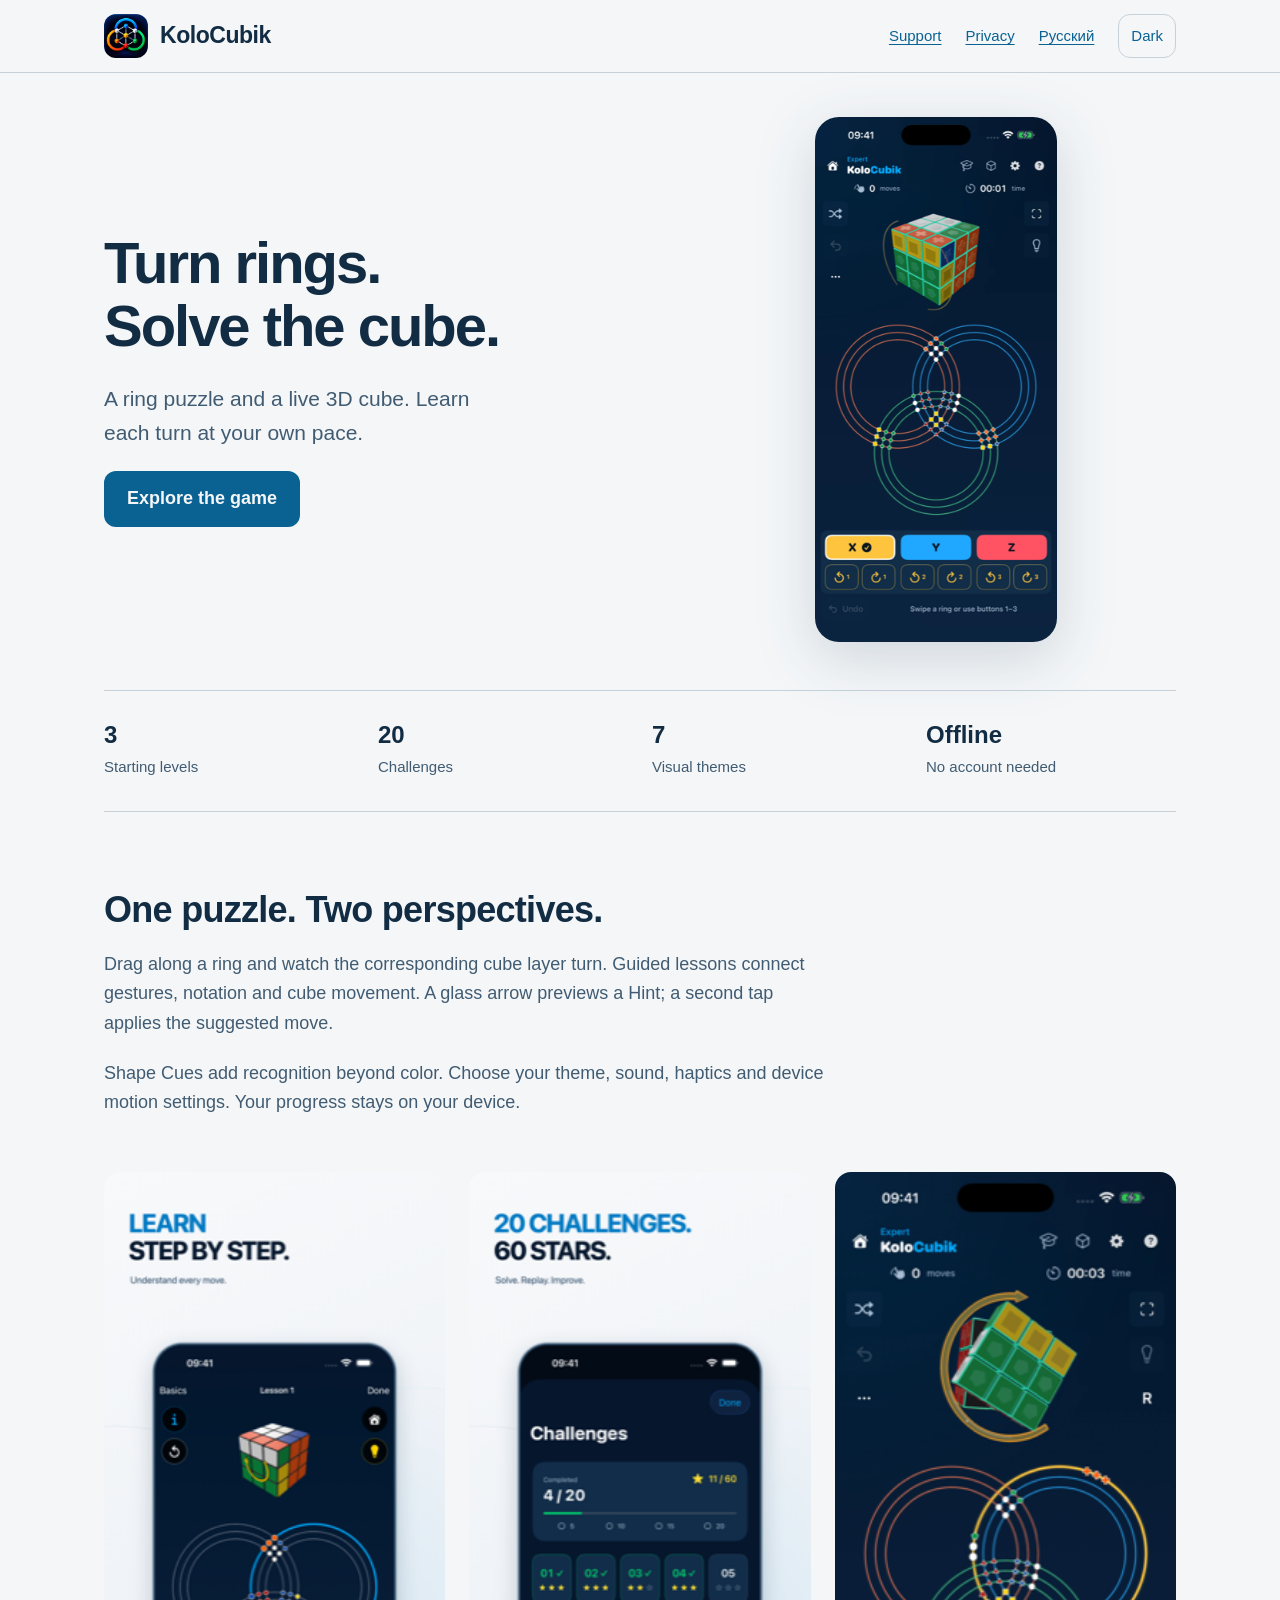
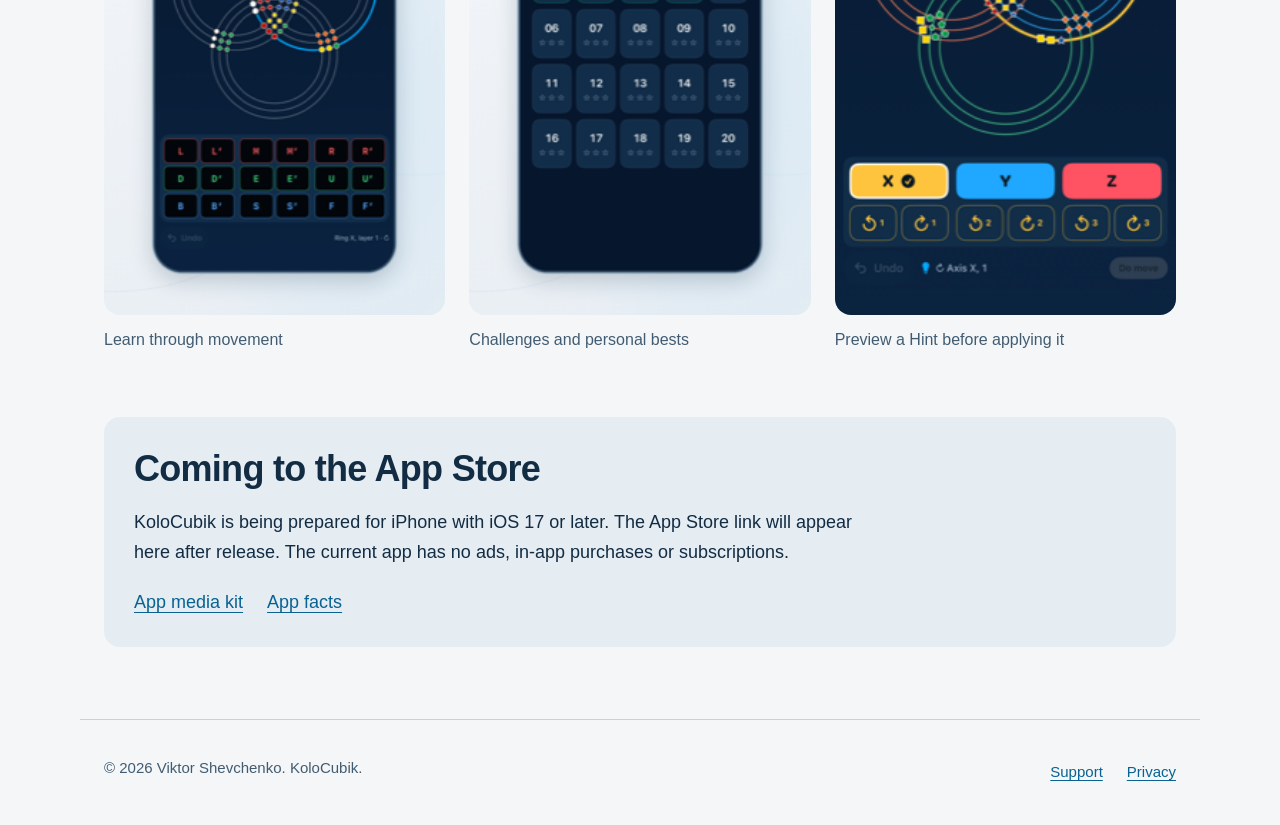
<file: index.html>
<!doctype html><html lang="en"><head><meta charset="utf-8"><meta name="viewport" content="width=device-width,initial-scale=1"><meta name="description" content="A ring puzzle and a live 3D cube. Learn each turn at your own pace."><meta property="og:title" content="KoloCubik"><meta property="og:description" content="A ring puzzle and a live 3D cube. Learn each turn at your own pace."><meta property="og:image" content="https://victorshev1989-lab.github.io/KoloCubik-site/assets/app-icon.png"><meta property="og:type" content="website"><link rel="canonical" href="https://victorshev1989-lab.github.io/KoloCubik-site/"><title>KoloCubik | Turn rings. Solve the cube.</title><link rel="icon" href="assets/app-icon.png"><link rel="stylesheet" href="site.css?v=20261010b"></head><body><a class="skip" href="#content">Skip to content</a><header><div class="top"><a class="brand" href="index.html"><img src="assets/app-icon.png" alt="" width="44" height="44">KoloCubik</a><nav aria-label="Navigation"><a href="support.html">Support</a><a href="privacy.html">Privacy</a><a href="ru/index.html" lang="ru">Русский</a><button class="appearance" type="button" aria-label="Switch light or dark appearance">Dark</button></nav></div></header><main class="landing" id="content"><section class="hero"><div><h1>Turn rings. Solve the cube.</h1><p>A ring puzzle and a live 3D cube. Learn each turn at your own pace.</p><a class="button" href="#explore">Explore the game</a></div><figure><img src="assets/game.png?v=20261010b" width="660" height="1434" fetchpriority="high" alt="Actual gameplay showing the 3D cube and synchronized rings"></figure></section><section class="overview" aria-label="App highlights"><p><strong>3</strong>Starting levels</p><p><strong>20</strong>Challenges</p><p><strong>7</strong>Visual themes</p><p><strong>Offline</strong>No account needed</p></section><section class="story" id="explore"><h2>One puzzle. Two perspectives.</h2><p>Drag along a ring and watch the corresponding cube layer turn. Guided lessons connect gestures, notation and cube movement. A glass arrow previews a Hint; a second tap applies the suggested move.</p><p>Shape Cues add recognition beyond color. Choose your theme, sound, haptics and device motion settings. Your progress stays on your device.</p></section><section class="gallery" aria-label="App screenshots"><figure><img src="assets/learn.png" loading="lazy" width="520" height="1130" alt="Learn through movement"><figcaption>Learn through movement</figcaption></figure><figure><img src="assets/challenges.png" loading="lazy" width="520" height="1130" alt="Challenges and personal bests"><figcaption>Challenges and personal bests</figcaption></figure><figure><img src="assets/themes.png?v=20261010b" loading="lazy" width="520" height="1130" alt="Preview a Hint before applying it"><figcaption>Preview a Hint before applying it</figcaption></figure></section><section class="release"><h2>Coming to the App Store</h2><p>KoloCubik is being prepared for iPhone with iOS 17 or later. The App Store link will appear here after release. The current app has no ads, in-app purchases or subscriptions.</p><div class="downloads"><a href="media/KoloCubik-AppStore-Materials.zip" download>App media kit</a><a href="media/FACTS.txt">App facts</a></div></section></main><footer><p>© 2026 Viktor Shevchenko. KoloCubik.</p><div class="footer-links"><a href="support.html">Support</a><a href="privacy.html">Privacy</a></div></footer><script src="appearance.js?v=20261010b" defer></script></body></html>
</file>
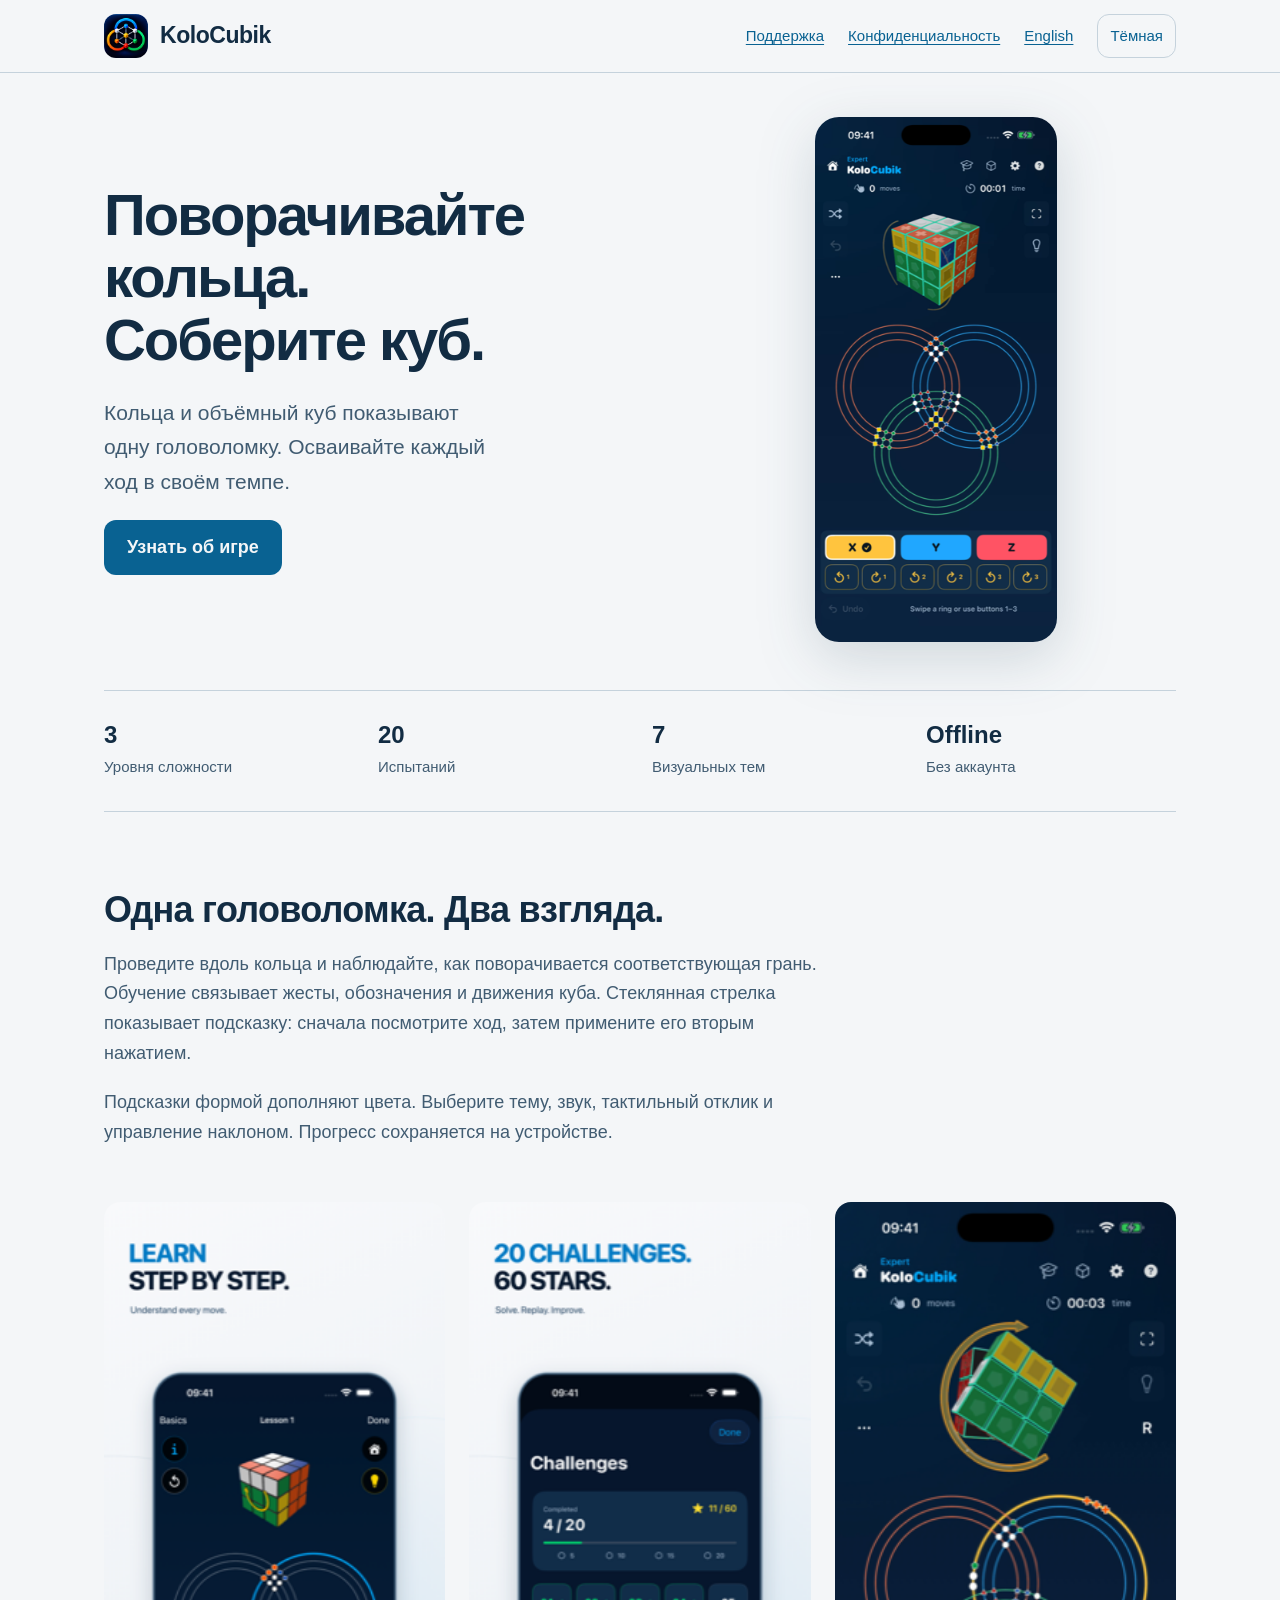
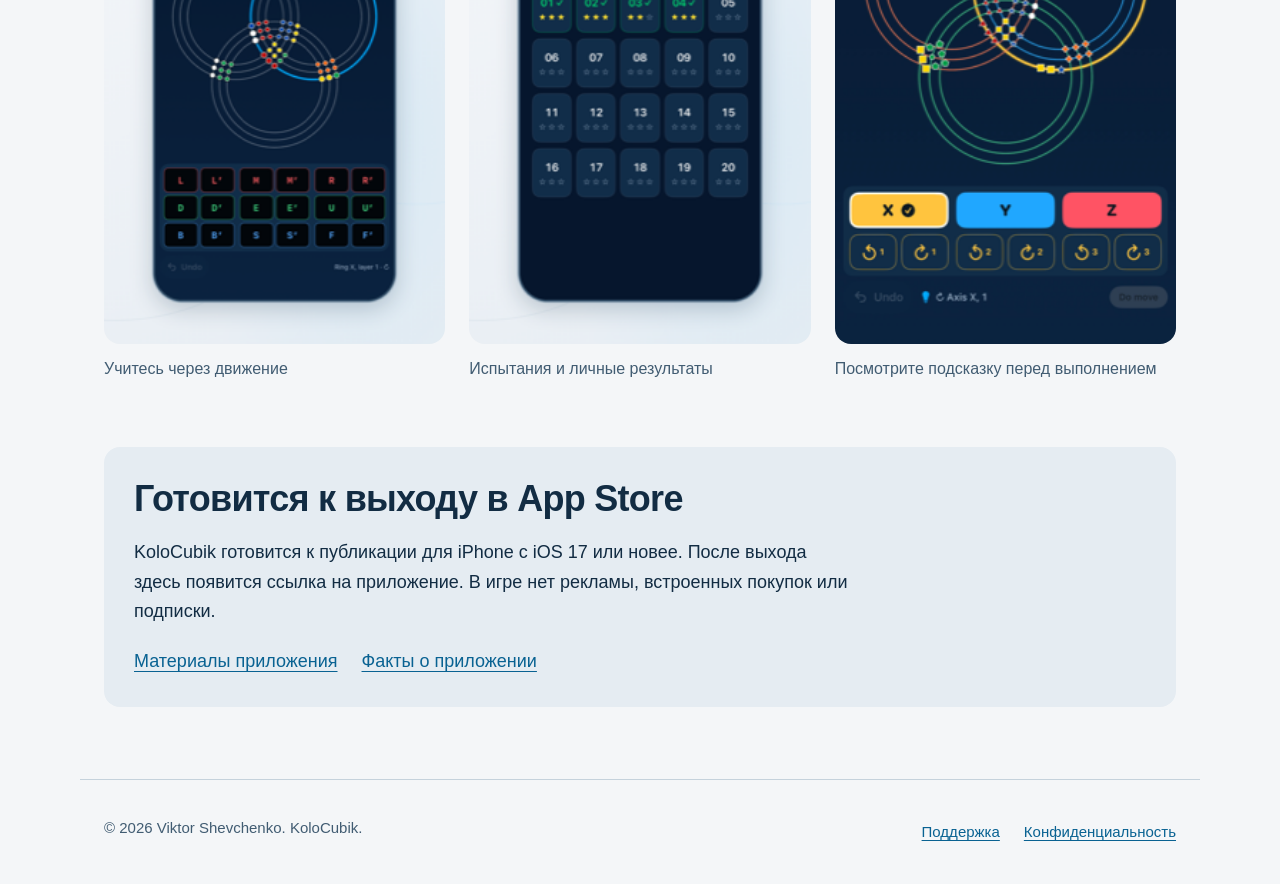
<file: ru/index.html>
<!doctype html><html lang="ru"><head><meta charset="utf-8"><meta name="viewport" content="width=device-width,initial-scale=1"><meta name="description" content="Кольца и объёмный куб показывают одну головоломку. Осваивайте каждый ход в своём темпе."><meta property="og:title" content="KoloCubik"><meta property="og:description" content="Кольца и объёмный куб показывают одну головоломку. Осваивайте каждый ход в своём темпе."><meta property="og:image" content="https://victorshev1989-lab.github.io/KoloCubik-site/assets/app-icon.png"><meta property="og:type" content="website"><link rel="canonical" href="https://victorshev1989-lab.github.io/KoloCubik-site/ru/"><title>KoloCubik | Поворачивайте кольца. Соберите куб.</title><link rel="icon" href="../assets/app-icon.png"><link rel="stylesheet" href="../site.css?v=20261010b"></head><body><a class="skip" href="#content">К содержимому</a><header><div class="top"><a class="brand" href="index.html"><img src="../assets/app-icon.png" alt="" width="44" height="44">KoloCubik</a><nav aria-label="Навигация"><a href="support.html">Поддержка</a><a href="privacy.html">Конфиденциальность</a><a href="../index.html" lang="en">English</a><button class="appearance" type="button" aria-label="Изменить светлую или тёмную тему">Тёмная</button></nav></div></header><main class="landing" id="content"><section class="hero"><div><h1>Поворачивайте кольца. Соберите куб.</h1><p>Кольца и объёмный куб показывают одну головоломку. Осваивайте каждый ход в своём темпе.</p><a class="button" href="#explore">Узнать об игре</a></div><figure><img src="../assets/game.png?v=20261010b" width="660" height="1434" fetchpriority="high" alt="Настоящий экран игры: 3D-куб и кольца"></figure></section><section class="overview" aria-label="Возможности"><p><strong>3</strong>Уровня сложности</p><p><strong>20</strong>Испытаний</p><p><strong>7</strong>Визуальных тем</p><p><strong>Offline</strong>Без аккаунта</p></section><section class="story" id="explore"><h2>Одна головоломка. Два взгляда.</h2><p>Проведите вдоль кольца и наблюдайте, как поворачивается соответствующая грань. Обучение связывает жесты, обозначения и движения куба. Стеклянная стрелка показывает подсказку: сначала посмотрите ход, затем примените его вторым нажатием.</p><p>Подсказки формой дополняют цвета. Выберите тему, звук, тактильный отклик и управление наклоном. Прогресс сохраняется на устройстве.</p></section><section class="gallery" aria-label="Скриншоты приложения"><figure><img src="../assets/learn.png" loading="lazy" width="520" height="1130" alt="Учитесь через движение"><figcaption>Учитесь через движение</figcaption></figure><figure><img src="../assets/challenges.png" loading="lazy" width="520" height="1130" alt="Испытания и личные результаты"><figcaption>Испытания и личные результаты</figcaption></figure><figure><img src="../assets/themes.png?v=20261010b" loading="lazy" width="520" height="1130" alt="Посмотрите подсказку перед выполнением"><figcaption>Посмотрите подсказку перед выполнением</figcaption></figure></section><section class="release"><h2>Готовится к выходу в App Store</h2><p>KoloCubik готовится к публикации для iPhone с iOS 17 или новее. После выхода здесь появится ссылка на приложение. В игре нет рекламы, встроенных покупок или подписки.</p><div class="downloads"><a href="../media/KoloCubik-AppStore-Materials.zip" download>Материалы приложения</a><a href="../media/FACTS.txt">Факты о приложении</a></div></section></main><footer><p>© 2026 Viktor Shevchenko. KoloCubik.</p><div class="footer-links"><a href="support.html">Поддержка</a><a href="privacy.html">Конфиденциальность</a></div></footer><script src="../appearance.js?v=20261010b" defer></script></body></html>
</file>
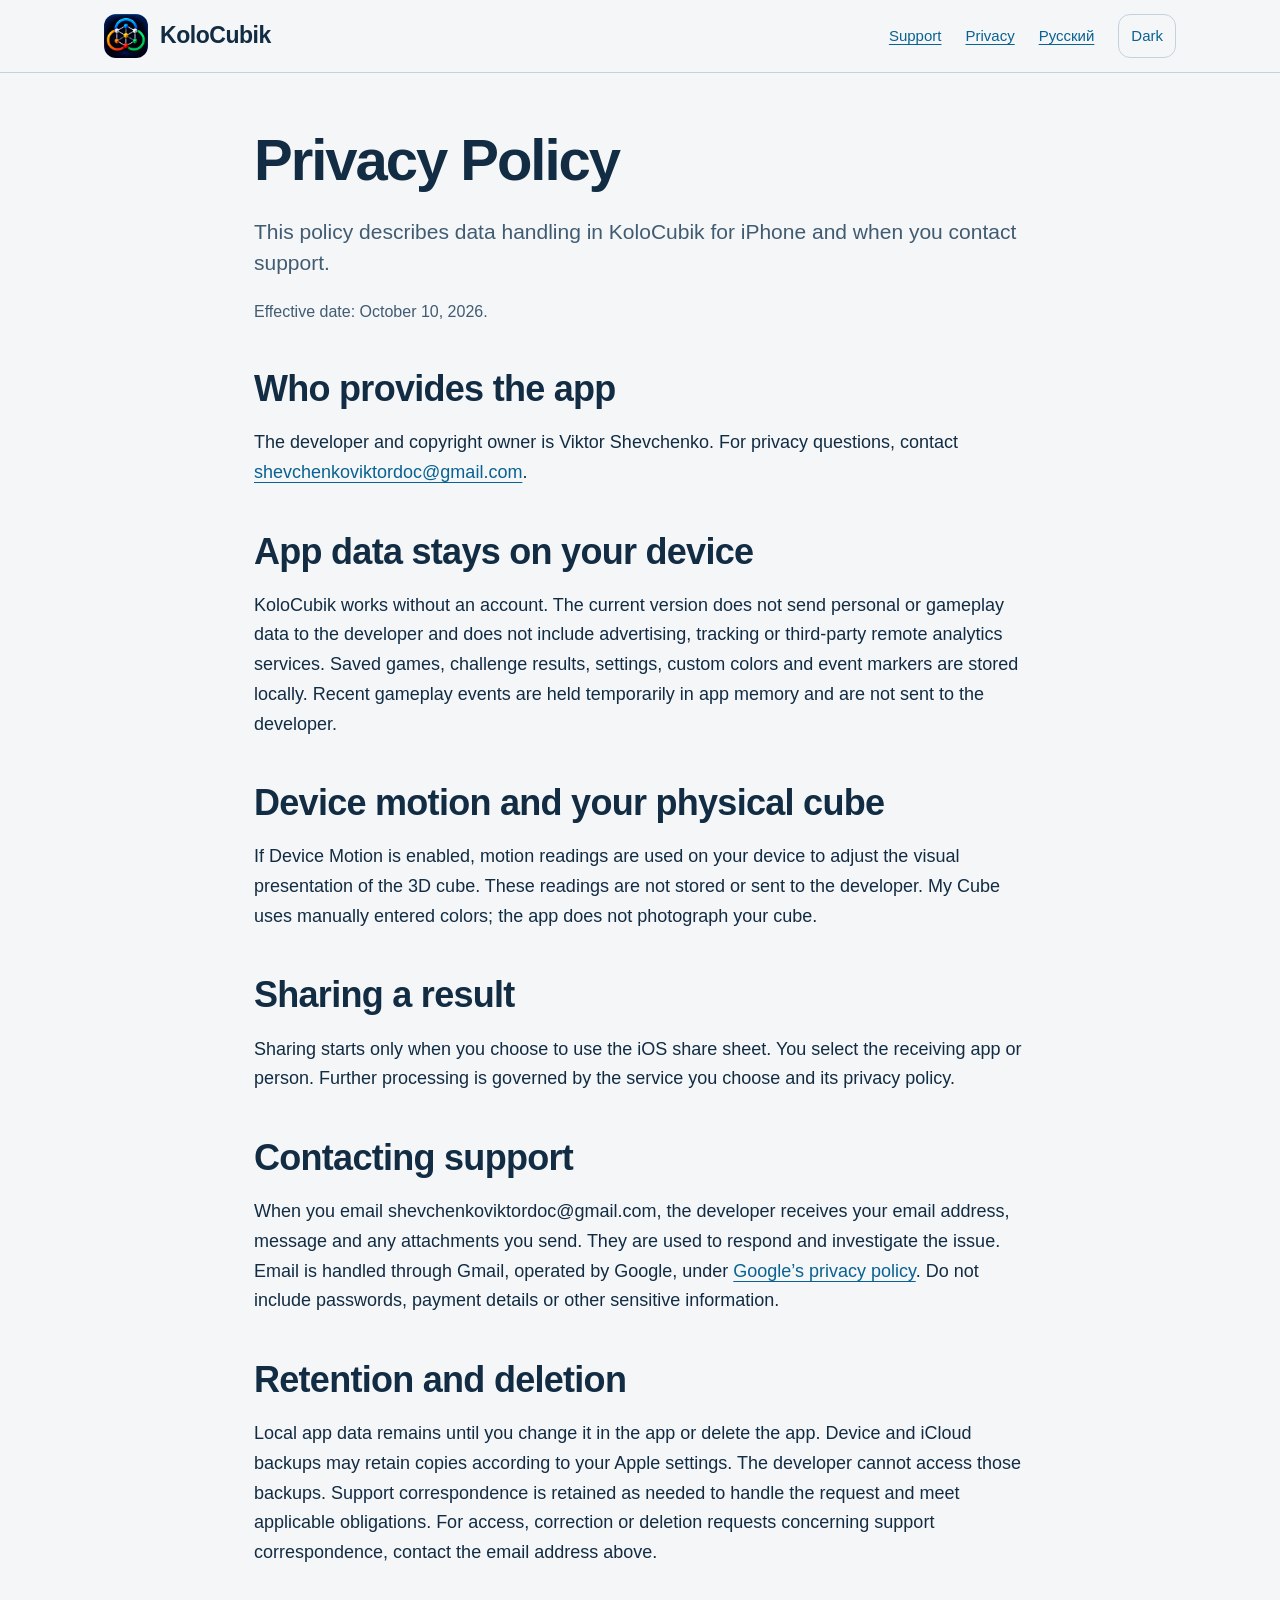
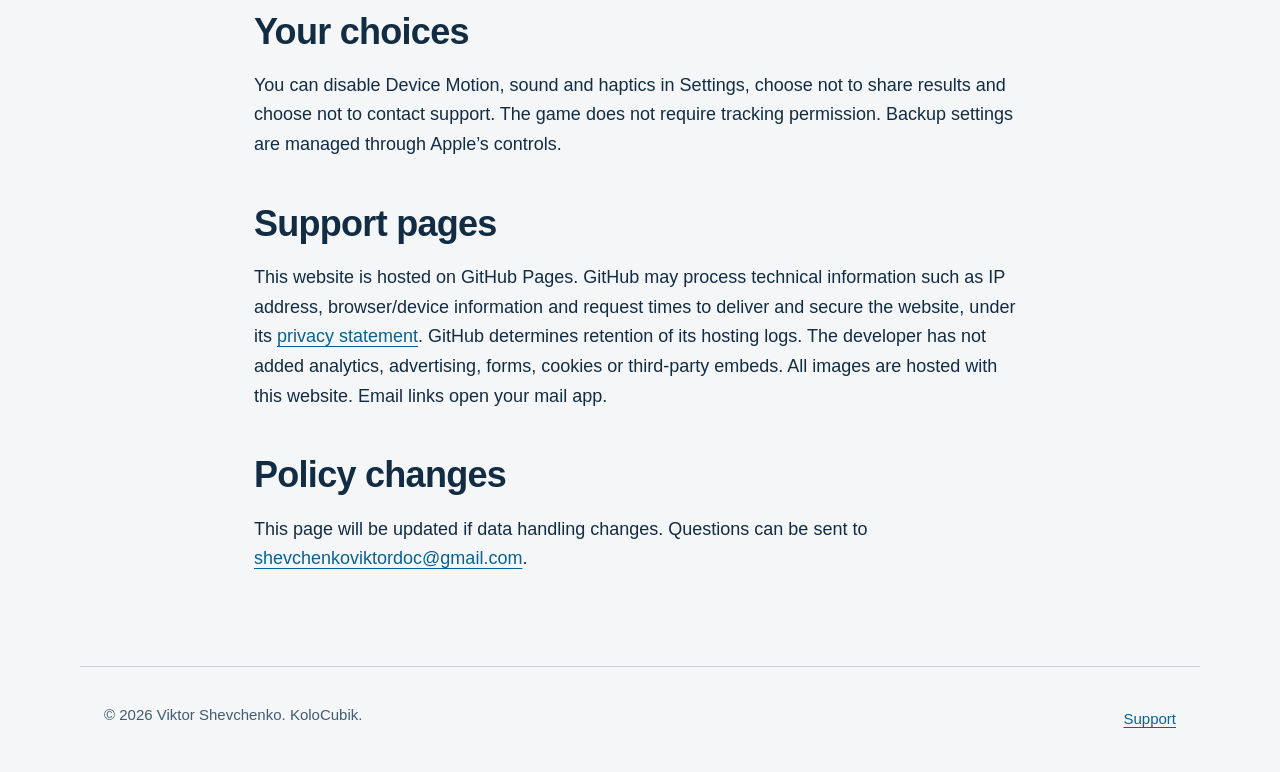
<file: privacy.html>
<!doctype html>
<html lang="en"><head><meta charset="utf-8"><meta name="viewport" content="width=device-width,initial-scale=1"><meta name="description" content="This policy describes data handling in KoloCubik for iPhone and when you contact support."><title>Privacy Policy - KoloCubik</title><link rel="stylesheet" href="site.css?v=20261010b"><link rel="icon" href="assets/app-icon.png"></head>
<body><a class="skip" href="#content">Skip to content</a><header><div class="top"><a class="brand" href="index.html"><img src="assets/app-icon.png" width="48" height="48" alt="">KoloCubik</a><nav aria-label="Navigation"><a href="support.html">Support</a><a href="privacy.html" aria-current="page">Privacy</a><a href="ru/privacy.html" lang="ru" hreflang="ru">Русский</a><button class="appearance" type="button" aria-label="Switch light or dark appearance">Dark</button></nav></div></header><main id="content"><h1>Privacy Policy</h1><p class="intro">This policy describes data handling in KoloCubik for iPhone and when you contact support.</p><p class="meta">Effective date: October 10, 2026.</p><section><h2>Who provides the app</h2><p>The developer and copyright owner is Viktor Shevchenko. For privacy questions, contact <a href="mailto:shevchenkoviktordoc@gmail.com">shevchenkoviktordoc@gmail.com</a>.</p></section><section><h2>App data stays on your device</h2><p>KoloCubik works without an account. The current version does not send personal or gameplay data to the developer and does not include advertising, tracking or third-party remote analytics services. Saved games, challenge results, settings, custom colors and event markers are stored locally. Recent gameplay events are held temporarily in app memory and are not sent to the developer.</p></section><section><h2>Device motion and your physical cube</h2><p>If Device Motion is enabled, motion readings are used on your device to adjust the visual presentation of the 3D cube. These readings are not stored or sent to the developer. My Cube uses manually entered colors; the app does not photograph your cube.</p></section><section><h2>Sharing a result</h2><p>Sharing starts only when you choose to use the iOS share sheet. You select the receiving app or person. Further processing is governed by the service you choose and its privacy policy.</p></section><section><h2>Contacting support</h2><p>When you email shevchenkoviktordoc@gmail.com, the developer receives your email address, message and any attachments you send. They are used to respond and investigate the issue. Email is handled through Gmail, operated by Google, under <a href="https://policies.google.com/privacy?hl=en">Google’s privacy policy</a>. Do not include passwords, payment details or other sensitive information.</p></section><section><h2>Retention and deletion</h2><p>Local app data remains until you change it in the app or delete the app. Device and iCloud backups may retain copies according to your Apple settings. The developer cannot access those backups. Support correspondence is retained as needed to handle the request and meet applicable obligations. For access, correction or deletion requests concerning support correspondence, contact the email address above.</p></section><section><h2>Your choices</h2><p>You can disable Device Motion, sound and haptics in Settings, choose not to share results and choose not to contact support. The game does not require tracking permission. Backup settings are managed through Apple’s controls.</p></section><section><h2>Support pages</h2><p>This website is hosted on GitHub Pages. GitHub may process technical information such as IP address, browser/device information and request times to deliver and secure the website, under its <a href="https://docs.github.com/en/site-policy/privacy-policies/github-general-privacy-statement">privacy statement</a>. GitHub determines retention of its hosting logs. The developer has not added analytics, advertising, forms, cookies or third-party embeds. All images are hosted with this website. Email links open your mail app.</p></section><section><h2>Policy changes</h2><p>This page will be updated if data handling changes. Questions can be sent to <a href="mailto:shevchenkoviktordoc@gmail.com">shevchenkoviktordoc@gmail.com</a>.</p></section></main><footer><p>© 2026 Viktor Shevchenko. KoloCubik.</p><a href="support.html">Support</a></footer><script src="appearance.js?v=20261010b" defer></script></body></html>
</file>
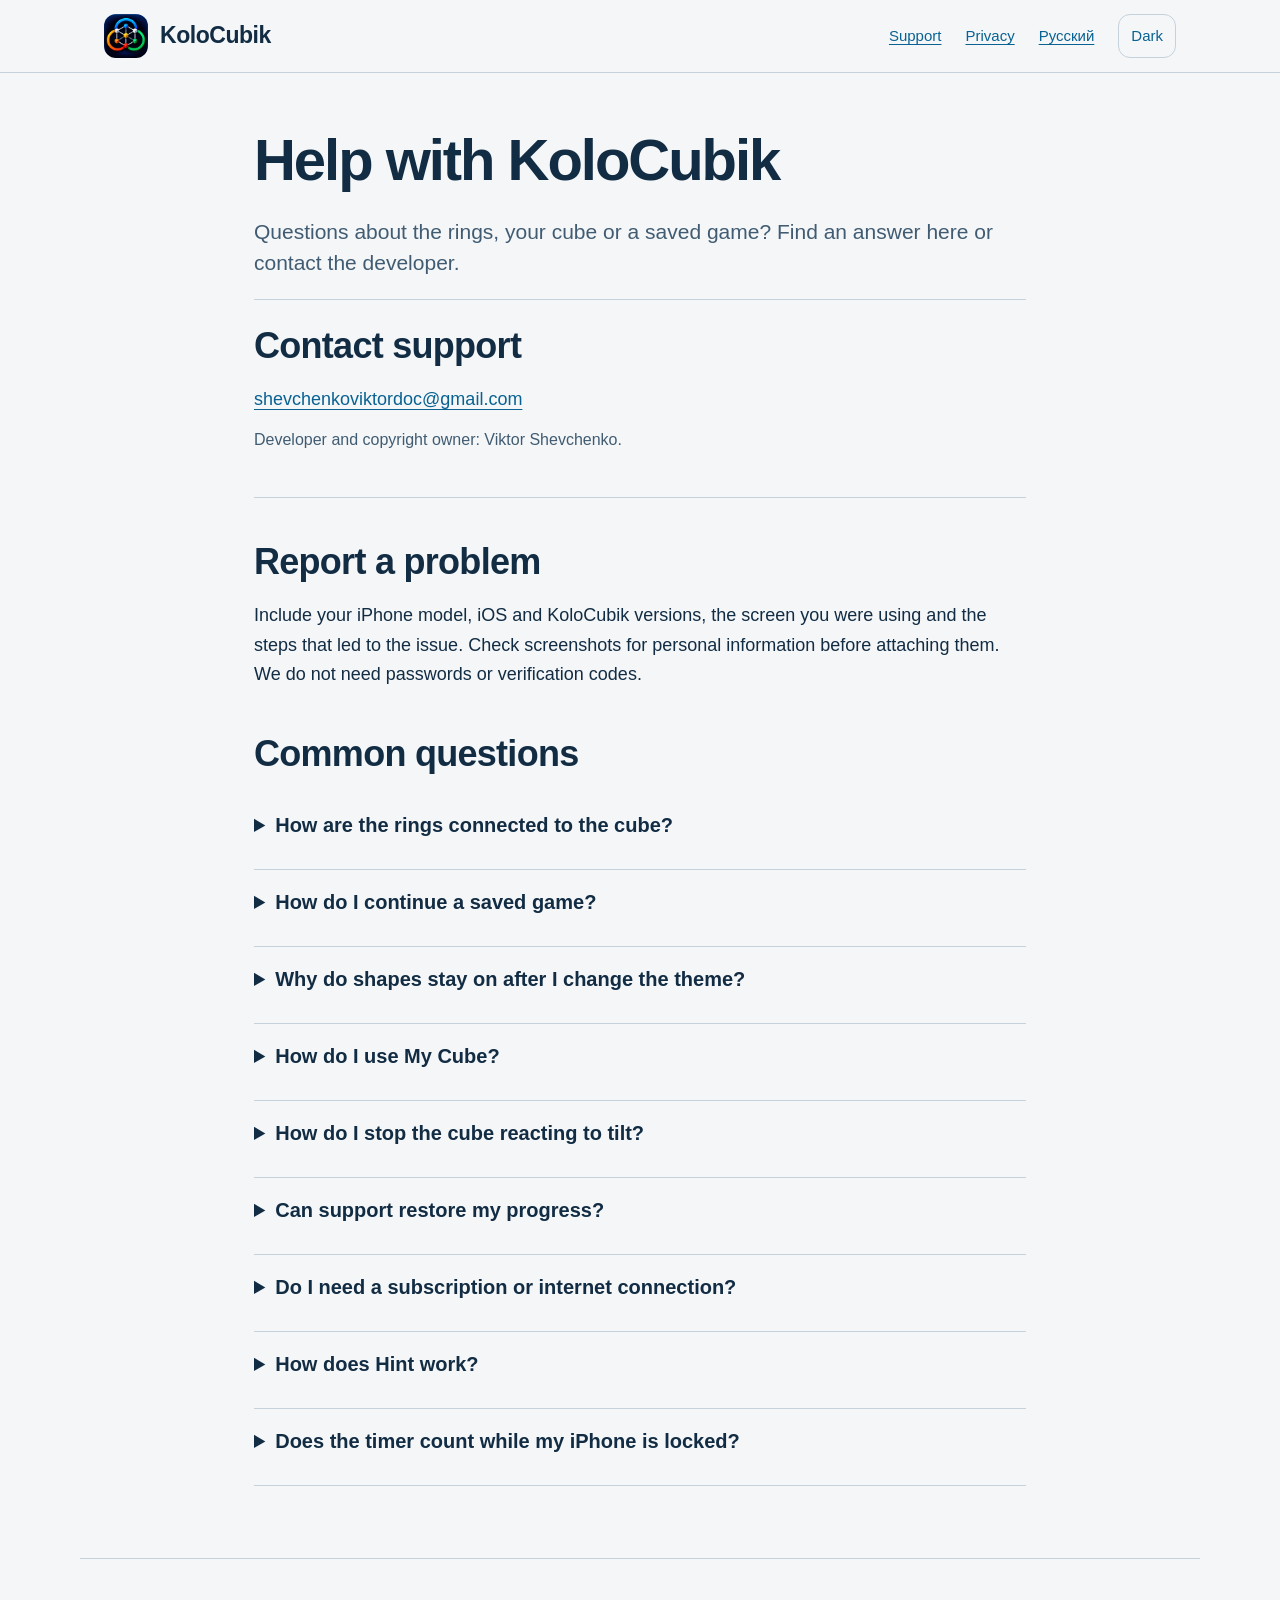
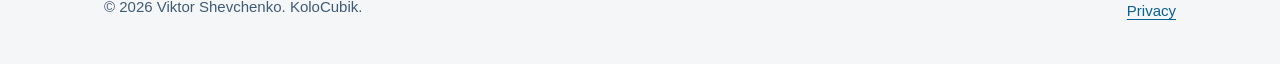
<file: support.html>
<!doctype html>
<html lang="en"><head><meta charset="utf-8"><meta name="viewport" content="width=device-width,initial-scale=1"><meta name="description" content="Questions about the rings, your cube or a saved game? Find an answer here or contact the developer."><title>Help with KoloCubik - KoloCubik</title><link rel="stylesheet" href="site.css?v=20261010b"><link rel="icon" href="assets/app-icon.png"></head>
<body><a class="skip" href="#content">Skip to content</a><header><div class="top"><a class="brand" href="index.html"><img src="assets/app-icon.png" width="48" height="48" alt="">KoloCubik</a><nav aria-label="Navigation"><a href="support.html" aria-current="page">Support</a><a href="privacy.html">Privacy</a><a href="ru/support.html" lang="ru" hreflang="ru">Русский</a><button class="appearance" type="button" aria-label="Switch light or dark appearance">Dark</button></nav></div></header><main id="content"><h1>Help with KoloCubik</h1><p class="intro">Questions about the rings, your cube or a saved game? Find an answer here or contact the developer.</p><section class="contact"><h2>Contact support</h2><a href="mailto:shevchenkoviktordoc@gmail.com?subject=KoloCubik%20Support">shevchenkoviktordoc@gmail.com</a><p class="meta">Developer and copyright owner: Viktor Shevchenko.</p></section><h2>Report a problem</h2><p>Include your iPhone model, iOS and KoloCubik versions, the screen you were using and the steps that led to the issue. Check screenshots for personal information before attaching them. We do not need passwords or verification codes.</p><h2>Common questions</h2><details><summary>How are the rings connected to the cube?</summary><p>The flat rings and 3D cube show the same puzzle. Drag along a ring to rotate the corresponding cube layer. Open Training to learn the gestures and notation.</p></details><details><summary>How do I continue a saved game?</summary><p>Open KoloCubik and choose Continue on the home screen. Progress is stored on your device. Avoid deleting the app while troubleshooting if you want to preserve your game.</p></details><details><summary>Why do shapes stay on after I change the theme?</summary><p>Shape Cues is independent of the visual theme. Turn it off in Settings if you prefer to identify pieces by color only.</p></details><details><summary>How do I use My Cube?</summary><p>Enter the colors of your physical cube manually, keeping the face orientation and center colors shown in the app. Then request a solution. The camera is not used for color entry.</p></details><details><summary>How do I stop the cube reacting to tilt?</summary><p>Disable Device Motion in Settings. This changes the presentation of the cube, not the puzzle moves.</p></details><details><summary>Can support restore my progress?</summary><p>The developer has no player account or server copy of your progress. Whether you have a backup depends on your device and Apple service settings.</p></details><details><summary>Do I need a subscription or internet connection?</summary><p>The current version 1.0 has no ads, in-app purchases or subscription. The game and cube solver run on your device. Sending an email or sharing through another app may require internet access.</p></details><details><summary>How does Hint work?</summary><p>Tap Hint to preview the suggested turn and watch the layer return. Tap the armed Hint again to apply that move. Preview leaves the puzzle unchanged; applying counts as a move.</p></details><details><summary>Does the timer count while my iPhone is locked?</summary><p>Gameplay time pauses while the app is inactive or in the background, then resumes when you return to the active game. A completed challenge keeps its final time.</p></details></main><footer><p>© 2026 Viktor Shevchenko. KoloCubik.</p><a href="privacy.html">Privacy</a></footer><script src="appearance.js?v=20261010b" defer></script></body></html>
</file>
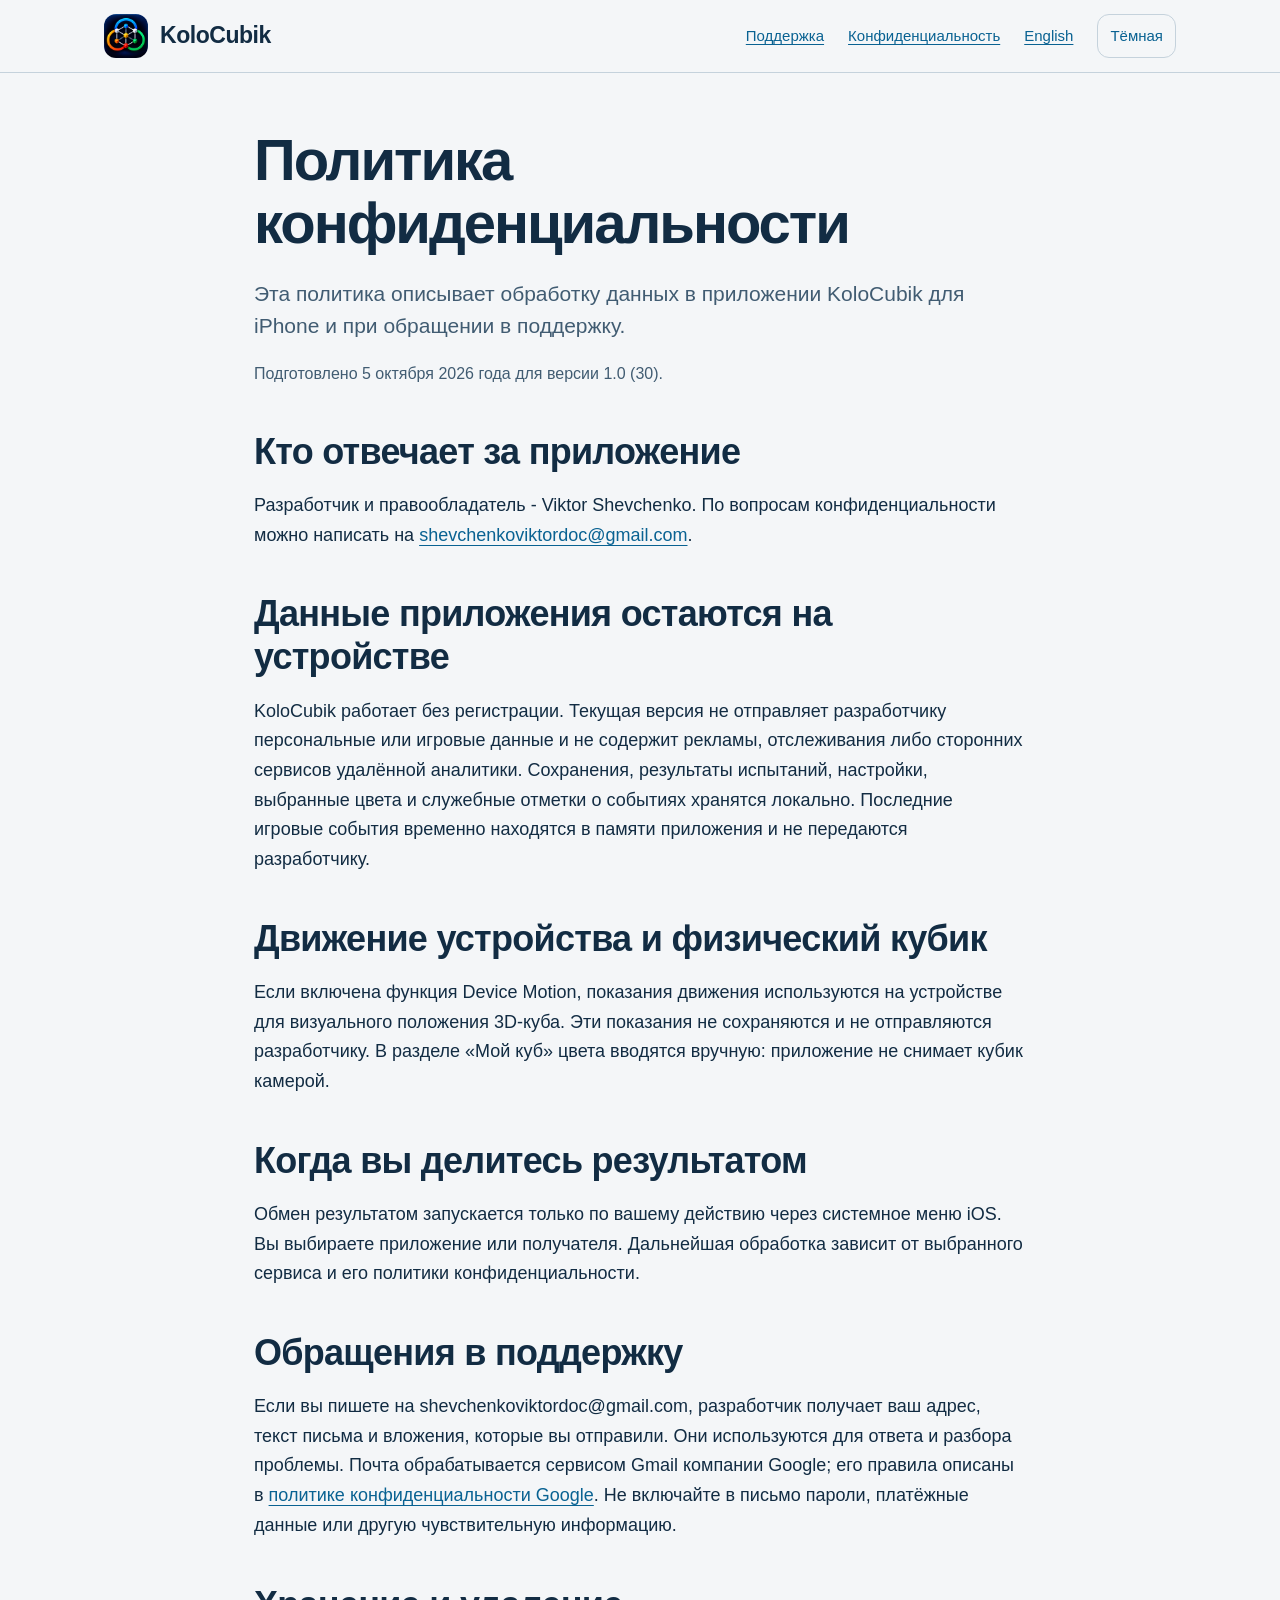
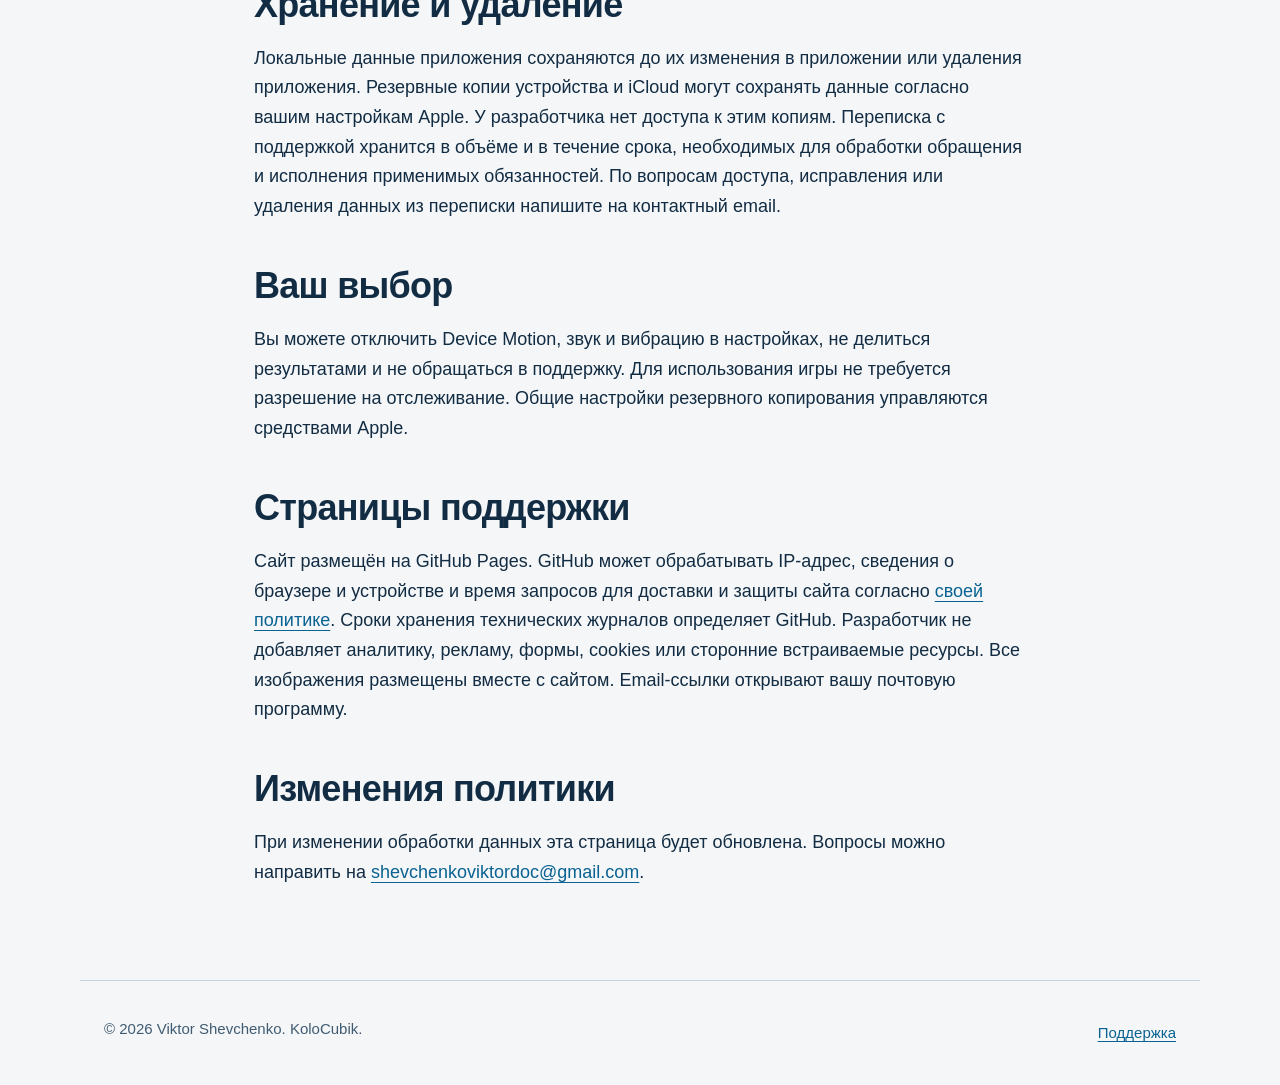
<file: ru/privacy.html>
<!doctype html>
<html lang="ru"><head><meta charset="utf-8"><meta name="viewport" content="width=device-width,initial-scale=1"><meta name="description" content="Эта политика описывает обработку данных в приложении KoloCubik для iPhone и при обращении в поддержку."><title>Политика конфиденциальности - KoloCubik</title><link rel="stylesheet" href="../site.css?v=20261010b"><link rel="icon" href="../assets/app-icon.png"></head>
<body><a class="skip" href="#content">Перейти к содержимому</a><header><div class="top"><a class="brand" href="index.html"><img src="../assets/app-icon.png" width="48" height="48" alt="">KoloCubik</a><nav aria-label="Навигация"><a href="support.html">Поддержка</a><a href="privacy.html" aria-current="page">Конфиденциальность</a><a href="../privacy.html" lang="en" hreflang="en">English</a><button class="appearance" type="button" aria-label="Изменить светлую или тёмную тему">Тёмная</button></nav></div></header><main id="content"><h1>Политика конфиденциальности</h1><p class="intro">Эта политика описывает обработку данных в приложении KoloCubik для iPhone и при обращении в поддержку.</p><p class="meta">Подготовлено 5 октября 2026 года для версии 1.0 (30).</p><section><h2>Кто отвечает за приложение</h2><p>Разработчик и правообладатель - Viktor Shevchenko. По вопросам конфиденциальности можно написать на <a href="mailto:shevchenkoviktordoc@gmail.com">shevchenkoviktordoc@gmail.com</a>.</p></section><section><h2>Данные приложения остаются на устройстве</h2><p>KoloCubik работает без регистрации. Текущая версия не отправляет разработчику персональные или игровые данные и не содержит рекламы, отслеживания либо сторонних сервисов удалённой аналитики. Сохранения, результаты испытаний, настройки, выбранные цвета и служебные отметки о событиях хранятся локально. Последние игровые события временно находятся в памяти приложения и не передаются разработчику.</p></section><section><h2>Движение устройства и физический кубик</h2><p>Если включена функция Device Motion, показания движения используются на устройстве для визуального положения 3D-куба. Эти показания не сохраняются и не отправляются разработчику. В разделе «Мой куб» цвета вводятся вручную: приложение не снимает кубик камерой.</p></section><section><h2>Когда вы делитесь результатом</h2><p>Обмен результатом запускается только по вашему действию через системное меню iOS. Вы выбираете приложение или получателя. Дальнейшая обработка зависит от выбранного сервиса и его политики конфиденциальности.</p></section><section><h2>Обращения в поддержку</h2><p>Если вы пишете на shevchenkoviktordoc@gmail.com, разработчик получает ваш адрес, текст письма и вложения, которые вы отправили. Они используются для ответа и разбора проблемы. Почта обрабатывается сервисом Gmail компании Google; его правила описаны в <a href="https://policies.google.com/privacy?hl=ru">политике конфиденциальности Google</a>. Не включайте в письмо пароли, платёжные данные или другую чувствительную информацию.</p></section><section><h2>Хранение и удаление</h2><p>Локальные данные приложения сохраняются до их изменения в приложении или удаления приложения. Резервные копии устройства и iCloud могут сохранять данные согласно вашим настройкам Apple. У разработчика нет доступа к этим копиям. Переписка с поддержкой хранится в объёме и в течение срока, необходимых для обработки обращения и исполнения применимых обязанностей. По вопросам доступа, исправления или удаления данных из переписки напишите на контактный email.</p></section><section><h2>Ваш выбор</h2><p>Вы можете отключить Device Motion, звук и вибрацию в настройках, не делиться результатами и не обращаться в поддержку. Для использования игры не требуется разрешение на отслеживание. Общие настройки резервного копирования управляются средствами Apple.</p></section><section><h2>Страницы поддержки</h2><p>Сайт размещён на GitHub Pages. GitHub может обрабатывать IP-адрес, сведения о браузере и устройстве и время запросов для доставки и защиты сайта согласно <a href="https://docs.github.com/en/site-policy/privacy-policies/github-general-privacy-statement">своей политике</a>. Сроки хранения технических журналов определяет GitHub. Разработчик не добавляет аналитику, рекламу, формы, cookies или сторонние встраиваемые ресурсы. Все изображения размещены вместе с сайтом. Email-ссылки открывают вашу почтовую программу.</p></section><section><h2>Изменения политики</h2><p>При изменении обработки данных эта страница будет обновлена. Вопросы можно направить на <a href="mailto:shevchenkoviktordoc@gmail.com">shevchenkoviktordoc@gmail.com</a>.</p></section></main><footer><p>© 2026 Viktor Shevchenko. KoloCubik.</p><a href="support.html">Поддержка</a></footer><script src="../appearance.js?v=20261010b" defer></script></body></html>
</file>
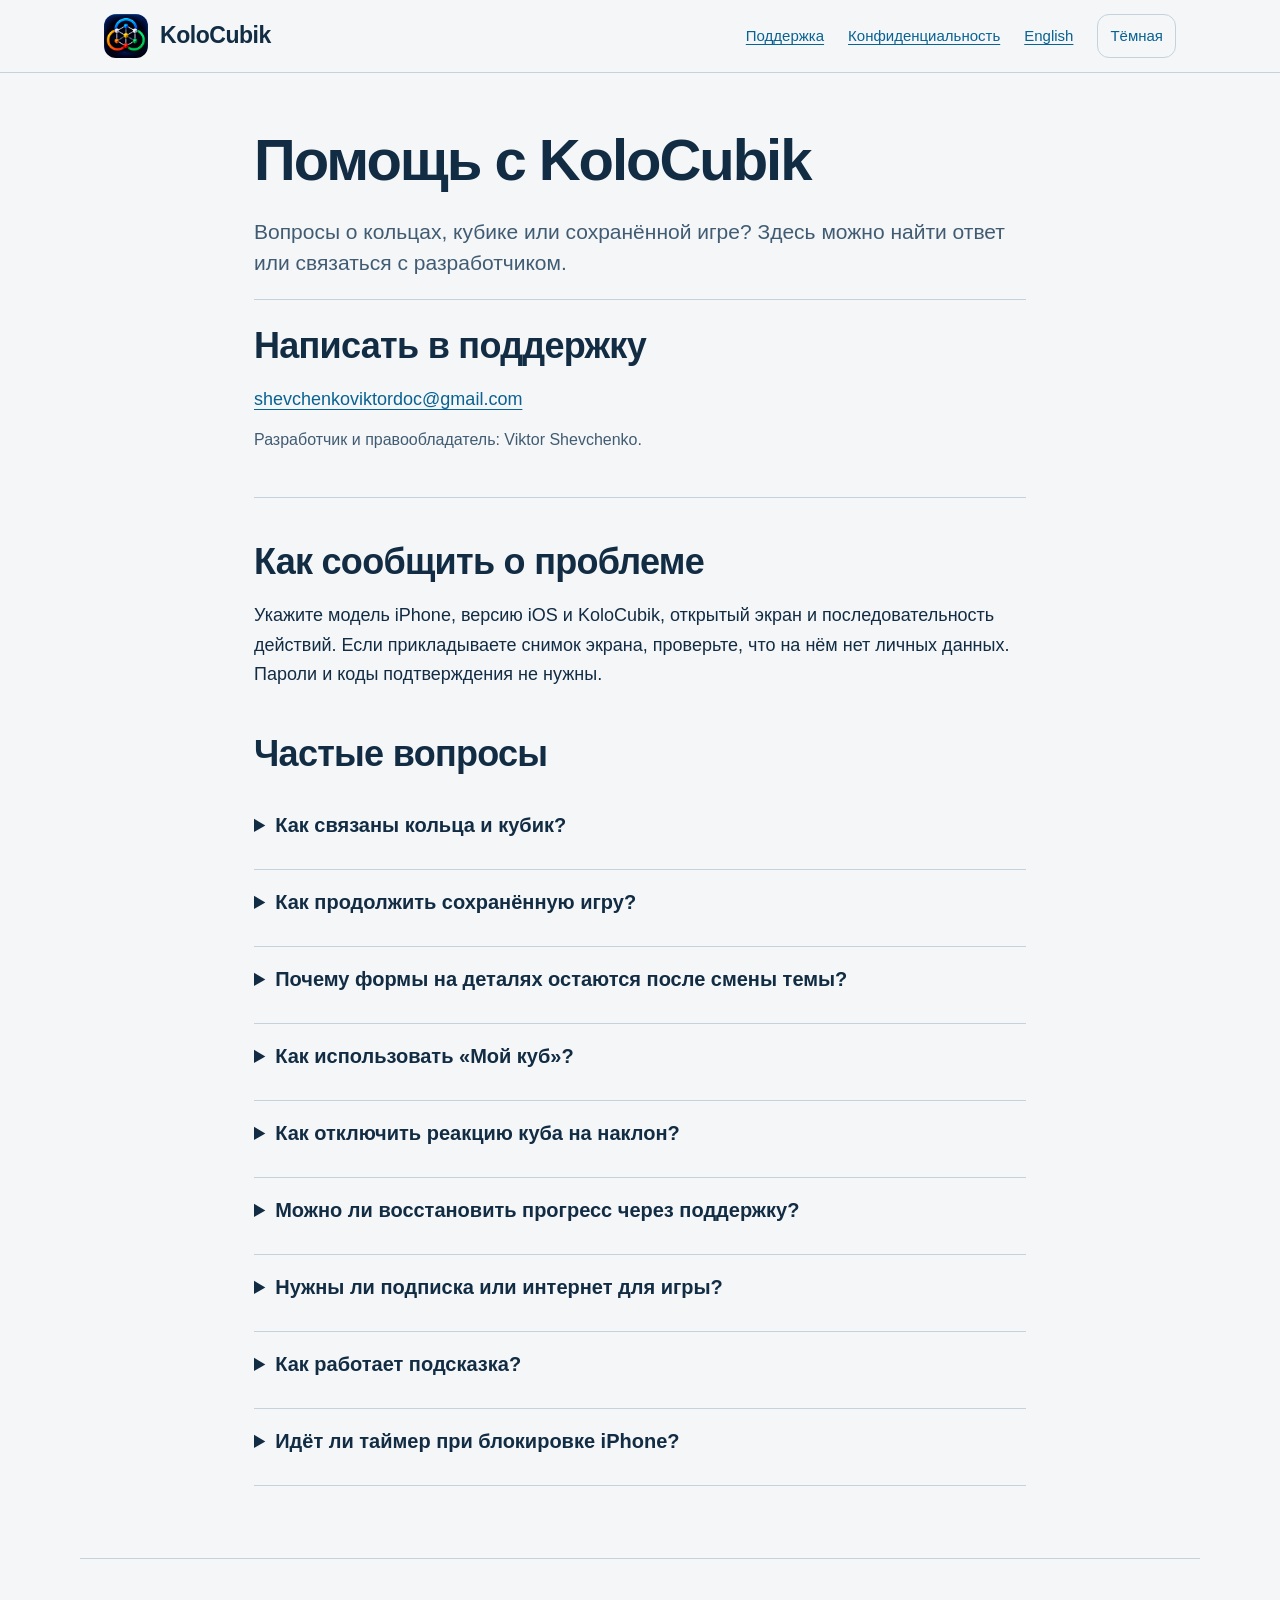
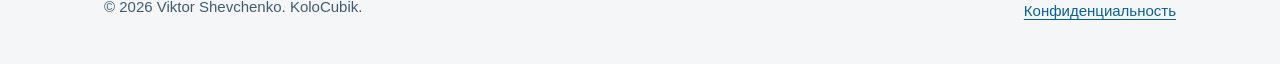
<file: ru/support.html>
<!doctype html>
<html lang="ru"><head><meta charset="utf-8"><meta name="viewport" content="width=device-width,initial-scale=1"><meta name="description" content="Вопросы о кольцах, кубике или сохранённой игре? Здесь можно найти ответ или связаться с разработчиком."><title>Помощь с KoloCubik - KoloCubik</title><link rel="stylesheet" href="../site.css?v=20261010b"><link rel="icon" href="../assets/app-icon.png"></head>
<body><a class="skip" href="#content">Перейти к содержимому</a><header><div class="top"><a class="brand" href="index.html"><img src="../assets/app-icon.png" width="48" height="48" alt="">KoloCubik</a><nav aria-label="Навигация"><a href="support.html" aria-current="page">Поддержка</a><a href="privacy.html">Конфиденциальность</a><a href="../support.html" lang="en" hreflang="en">English</a><button class="appearance" type="button" aria-label="Изменить светлую или тёмную тему">Тёмная</button></nav></div></header><main id="content"><h1>Помощь с KoloCubik</h1><p class="intro">Вопросы о кольцах, кубике или сохранённой игре? Здесь можно найти ответ или связаться с разработчиком.</p><section class="contact"><h2>Написать в поддержку</h2><a href="mailto:shevchenkoviktordoc@gmail.com?subject=KoloCubik%20Support">shevchenkoviktordoc@gmail.com</a><p class="meta">Разработчик и правообладатель: Viktor Shevchenko.</p></section><h2>Как сообщить о проблеме</h2><p>Укажите модель iPhone, версию iOS и KoloCubik, открытый экран и последовательность действий. Если прикладываете снимок экрана, проверьте, что на нём нет личных данных. Пароли и коды подтверждения не нужны.</p><h2>Частые вопросы</h2><details><summary>Как связаны кольца и кубик?</summary><p>Кольца и 3D-куб показывают одну и ту же головоломку. Проведите вдоль кольца, чтобы повернуть соответствующий слой куба. Начните с раздела «Обучение», чтобы освоить жесты и обозначения.</p></details><details><summary>Как продолжить сохранённую игру?</summary><p>Откройте KoloCubik и выберите «Продолжить» на главном экране. Прогресс сохраняется на устройстве. Не удаляйте приложение во время диагностики, если хотите сохранить игру.</p></details><details><summary>Почему формы на деталях остаются после смены темы?</summary><p>Подсказки формой работают независимо от темы. Их можно отдельно выключить в настройках, если вам удобнее различать детали только по цвету.</p></details><details><summary>Как использовать «Мой куб»?</summary><p>Вручную введите цвета физического кубика, соблюдая показанную ориентацию граней и центральных элементов. Затем запросите решение. Камера для ввода не используется.</p></details><details><summary>Как отключить реакцию куба на наклон?</summary><p>Выключите управление наклоном (Device Motion) в настройках. Это меняет только отображение куба, а не игровые ходы.</p></details><details><summary>Можно ли восстановить прогресс через поддержку?</summary><p>У разработчика нет аккаунта игрока или серверной копии прогресса. Доступность резервной копии зависит от настроек вашего устройства и сервисов Apple.</p></details><details><summary>Нужны ли подписка или интернет для игры?</summary><p>В текущей версии 1.0 нет рекламы, встроенных покупок и подписки. Игра и решатель кубика работают на устройстве. Отправка письма или результата через другое приложение может требовать интернет.</p></details><details><summary>Как работает подсказка?</summary><p>Первое нажатие показывает ход и возвращает грань назад. Второе нажатие активированной подсказки выполняет ход. Предпросмотр не меняет головоломку, а выполнение учитывается в счётчике ходов.</p></details><details><summary>Идёт ли таймер при блокировке iPhone?</summary><p>Игровое время приостанавливается, когда приложение неактивно или находится в фоне, и продолжается после возврата в активную игру. Завершённое испытание сохраняет итоговое время.</p></details></main><footer><p>© 2026 Viktor Shevchenko. KoloCubik.</p><a href="privacy.html">Конфиденциальность</a></footer><script src="../appearance.js?v=20261010b" defer></script></body></html>
</file>
<file: site.css>
:root{color-scheme:light dark;--paper:#f4f6f8;--ink:#122c43;--muted:#415c72;--blue:#096292;--line:#c5d2dc;--panel:#e5ecf2}*{box-sizing:border-box}body{margin:0;background:var(--paper);color:var(--ink);font:18px/1.65 -apple-system,BlinkMacSystemFont,"Segoe UI",sans-serif}a{color:var(--blue);text-underline-offset:.22em;overflow-wrap:anywhere}a:hover{text-decoration-thickness:2px}a:focus-visible,summary:focus-visible{outline:3px solid var(--blue);outline-offset:5px}.skip{position:absolute;top:-100px;left:24px;background:var(--paper);padding:12px;z-index:2}.skip:focus{top:12px}header{border-bottom:1px solid var(--line)}.top{max-width:1120px;margin:auto;padding:12px 24px;display:flex;align-items:center;justify-content:space-between;gap:16px;min-height:72px}.brand{display:flex;align-items:center;gap:12px;text-decoration:none;color:var(--ink);font-size:23px;font-weight:650;letter-spacing:-.02em}.brand img{width:44px;height:44px;border-radius:12px}nav{display:flex;gap:24px;flex-wrap:wrap}nav a{min-height:44px;display:inline-flex;align-items:center;font-size:15px}main{max-width:820px;padding:56px 24px 72px;margin:auto}.landing{max-width:1120px;padding-top:0}h1{font-size:clamp(36px,5.5vw,58px);line-height:1.08;letter-spacing:-.035em;margin:0 0 24px;text-wrap:balance}h2{font-size:clamp(27px,3vw,36px);line-height:1.2;letter-spacing:-.02em;margin:42px 0 18px}h3{font-size:23px;line-height:1.25}p{margin:12px 0 20px}.intro{font-size:21px;line-height:1.5;color:var(--muted)}.meta{color:var(--muted);font-size:16px}.contact{padding:24px 0;border-block:1px solid var(--line)}.contact h2{margin-top:0}details{border-bottom:1px solid var(--line);padding:16px 0}summary{cursor:pointer;font-size:20px;font-weight:600;min-height:44px}details p{color:var(--muted)}.hero{min-height:610px;display:grid;grid-template-columns:1.1fr 1fr;align-items:center;gap:64px;padding:44px 0 48px}.hero p{max-width:400px;font-size:21px;color:var(--muted)}.hero figure{margin:0;display:flex;justify-content:center}.hero img{height:auto;width:242px;max-height:525px;object-fit:contain;border-radius:24px;filter:drop-shadow(0 16px 28px #1c40552b)}.button{display:inline-flex;align-items:center;justify-content:center;background:var(--blue);color:#f4f6f8;text-decoration:none;padding:13px 23px;min-height:48px;border-radius:12px;font-weight:600;white-space:nowrap}.button:active{transform:translateY(1px)}.overview{display:grid;grid-template-columns:repeat(4,1fr);gap:24px;padding:24px 0 32px;border-block:1px solid var(--line)}.overview p{margin:0;font-size:15px;color:var(--muted)}.overview strong{font-size:24px;display:block;color:var(--ink)}.story{max-width:720px;padding:34px 0}.story p{color:var(--muted)}.gallery{display:grid;grid-template-columns:repeat(3,1fr);gap:24px}.gallery figure{margin:0}.gallery img{width:100%;height:auto;border-radius:16px;display:block}.gallery figcaption{font-size:16px;color:var(--muted);margin:12px 0}.release{margin-top:52px;padding:30px;background:var(--panel);border-radius:16px}.release h2{margin-top:0}.release p{max-width:720px}.downloads{display:flex;gap:24px;flex-wrap:wrap}footer{max-width:1120px;margin:auto;border-top:1px solid var(--line);padding:24px;display:flex;justify-content:space-between;gap:20px;flex-wrap:wrap;font-size:15px;color:var(--muted)}footer a{min-height:44px;display:inline-flex;align-items:center}.footer-links{display:flex;gap:24px}@media(prefers-color-scheme:dark){:root:not([data-theme="light"]){--paper:#0b1a2a;--ink:#e8f0f5;--muted:#b2c4d2;--blue:#79caff;--line:#345065;--panel:#172c3e}.button{color:#102d43}.hero img{filter:drop-shadow(0 16px 28px #020c1766)}}@media(max-width:767px){.top{padding:12px 20px;flex-wrap:wrap;gap:8px}.brand{font-size:21px}nav{gap:18px}main{padding:36px 20px 48px}.landing{padding-top:0}.hero{min-height:auto;grid-template-columns:1fr;gap:28px;padding-top:36px}.hero img{width:200px;max-height:none}.hero p{font-size:19px}.overview{grid-template-columns:1fr 1fr;gap:18px}.gallery{grid-template-columns:1fr;max-width:380px;margin:auto;gap:28px}.release{padding:24px}.intro{font-size:19px}footer{padding:24px 20px}.contact a{overflow-wrap:anywhere}}@media(prefers-reduced-motion:reduce){*{scroll-behavior:auto!important;transition:none!important;animation:none!important}}@media print{header,footer,.skip{display:none}body{background:white;color:black}main{padding:0;max-width:none}}

:root[data-theme="dark"]{--paper:#0b1a2a;--ink:#e8f0f5;--muted:#b2c4d2;--blue:#79caff;--line:#345065;--panel:#172c3e}:root[data-theme="dark"] .button{color:#102d43}.appearance{font:inherit;font-size:15px;background:none;color:var(--blue);border:1px solid var(--line);border-radius:12px;padding:7px 12px;min-height:44px;cursor:pointer}.appearance:focus-visible{outline:3px solid var(--blue);outline-offset:4px}
</file>
